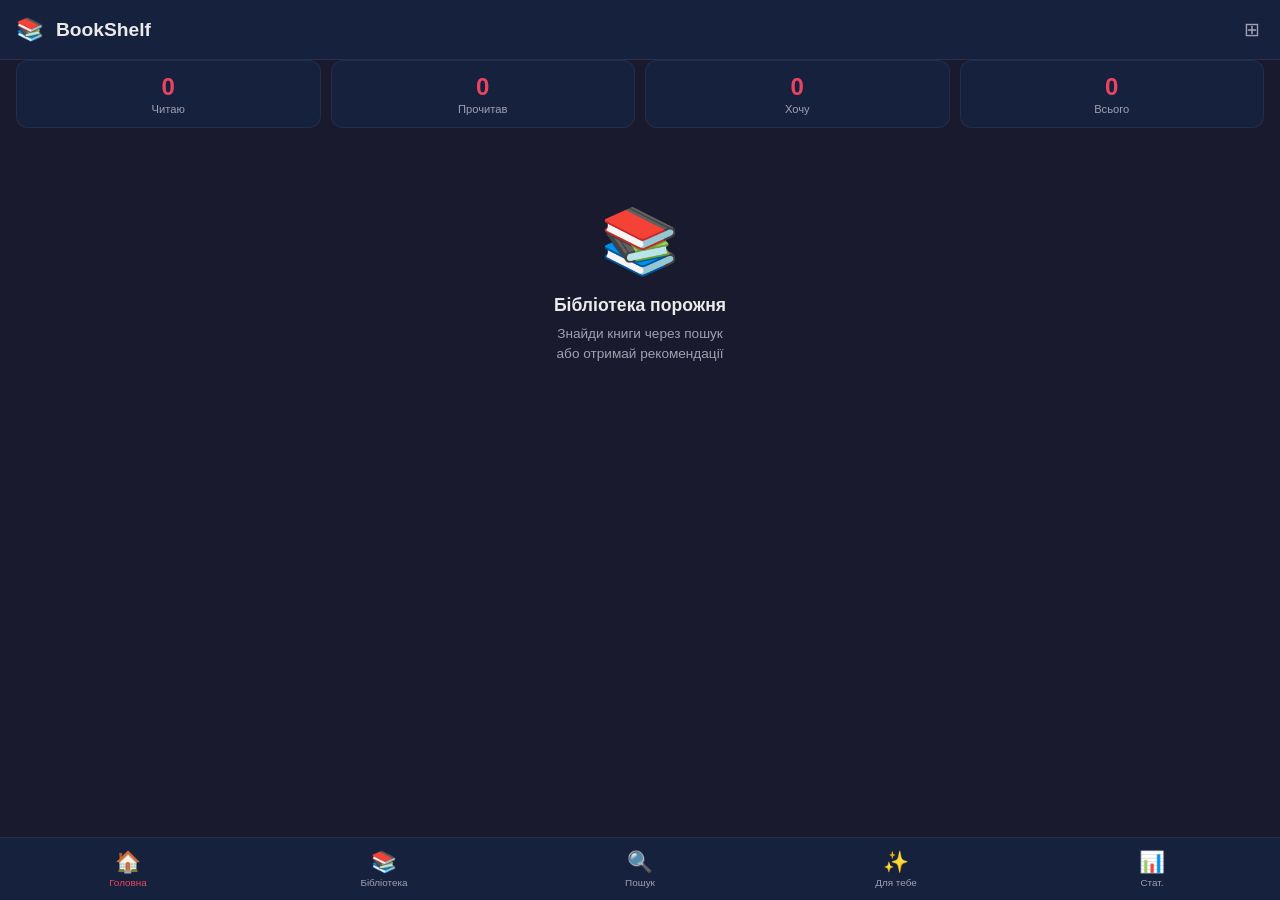
<file: index.html>
<!DOCTYPE html>
<html lang="uk">
<head>
<meta charset="UTF-8">
<meta name="viewport" content="width=device-width,initial-scale=1,viewport-fit=cover">
<meta name="apple-mobile-web-app-capable" content="yes">
<meta name="apple-mobile-web-app-status-bar-style" content="black-translucent">
<meta name="apple-mobile-web-app-title" content="BookShelf">
<meta name="theme-color" content="#1a1a2e">
<title>BookShelf</title>
<style>
:root{--bg:#1a1a2e;--surface:#16213e;--surface2:#0f3460;--accent:#e94560;--accent2:#f5a623;--text:#eaeaea;--text2:#a0a0b0;--radius:12px}
*{margin:0;padding:0;box-sizing:border-box;-webkit-tap-highlight-color:transparent}
body{font-family:-apple-system,BlinkMacSystemFont,'SF Pro Text',sans-serif;background:var(--bg);color:var(--text);min-height:100vh;padding-bottom:90px;overscroll-behavior:none}
.header{position:sticky;top:0;z-index:100;background:var(--surface);padding:14px 16px;display:flex;align-items:center;gap:12px;border-bottom:1px solid rgba(255,255,255,0.07);backdrop-filter:blur(10px);-webkit-backdrop-filter:blur(10px)}
.header h1{font-size:1.2rem;font-weight:700;flex:1}
.header .hbtn{background:none;border:none;color:var(--text2);font-size:1.2rem;cursor:pointer;padding:4px}
.search-bar{display:flex;align-items:center;gap:8px;background:rgba(255,255,255,0.07);border-radius:24px;padding:10px 16px;margin:12px 16px;border:1px solid rgba(255,255,255,0.1)}
.search-bar input{flex:1;background:none;border:none;outline:none;color:var(--text);font-size:0.95rem}
.search-bar input::placeholder{color:var(--text2)}
.search-bar button{background:none;border:none;cursor:pointer;font-size:1.1rem}
.tabs{display:flex;gap:8px;padding:0 16px 12px;overflow-x:auto;scrollbar-width:none}
.tabs::-webkit-scrollbar{display:none}
.tab-btn{flex-shrink:0;padding:8px 16px;border-radius:20px;border:none;background:var(--surface);color:var(--text2);font-size:0.85rem;cursor:pointer;transition:all 0.2s;white-space:nowrap}
.tab-btn.active{background:var(--accent);color:#fff;font-weight:600}
.section{padding:0 16px 16px}
.section-title{font-size:0.78rem;font-weight:600;text-transform:uppercase;letter-spacing:0.08em;color:var(--text2);margin-bottom:12px}
.stats-bar{display:grid;grid-template-columns:repeat(4,1fr);gap:10px;margin:0 16px 16px}
.stat-card{background:var(--surface);border-radius:var(--radius);padding:12px 8px;text-align:center;border:1px solid rgba(255,255,255,0.06)}
.stat-card .num{font-size:1.5rem;font-weight:700;color:var(--accent)}
.stat-card .lbl{font-size:0.7rem;color:var(--text2);margin-top:2px}
.books-grid{display:grid;grid-template-columns:repeat(2,1fr);gap:14px}
.book-card{background:var(--surface);border-radius:var(--radius);overflow:hidden;cursor:pointer;border:1px solid rgba(255,255,255,0.06);position:relative;transition:transform 0.15s}
.book-card:active{transform:scale(0.97)}
.cover-wrap{width:100%;aspect-ratio:2/3;background:var(--surface2);display:flex;align-items:center;justify-content:center;font-size:3rem;overflow:hidden}
.cover-wrap img{width:100%;height:100%;object-fit:cover}
.book-card .info{padding:10px}
.book-card .title{font-size:0.85rem;font-weight:600;display:-webkit-box;-webkit-line-clamp:2;-webkit-box-orient:vertical;overflow:hidden;line-height:1.3}
.book-card .author{font-size:0.75rem;color:var(--text2);margin-top:4px;white-space:nowrap;overflow:hidden;text-overflow:ellipsis}
.status-badge{position:absolute;top:8px;right:8px;padding:3px 8px;border-radius:12px;font-size:0.65rem;font-weight:600}
.badge-reading{background:#f5a623;color:#000}
.badge-read{background:#27ae60;color:#fff}
.badge-want{background:#8e44ad;color:#fff}
.books-list{display:flex;flex-direction:column;gap:12px}
.book-list-item{background:var(--surface);border-radius:var(--radius);padding:12px;display:flex;gap:12px;cursor:pointer;border:1px solid rgba(255,255,255,0.06);transition:transform 0.15s;align-items:flex-start}
.book-list-item:active{transform:scale(0.98)}
.mini-cover{width:52px;height:78px;border-radius:6px;background:var(--surface2);flex-shrink:0;display:flex;align-items:center;justify-content:center;font-size:1.8rem;overflow:hidden}
.mini-cover img{width:100%;height:100%;object-fit:cover}
.bk-meta{flex:1;min-width:0}
.bk-meta .title{font-size:0.9rem;font-weight:600;margin-bottom:4px;display:-webkit-box;-webkit-line-clamp:2;-webkit-box-orient:vertical;overflow:hidden}
.bk-meta .author{font-size:0.8rem;color:var(--text2)}
.bk-meta .extra{display:flex;gap:6px;margin-top:6px;flex-wrap:wrap}
.tag{font-size:0.68rem;padding:2px 8px;border-radius:10px;background:var(--surface2);color:var(--text2)}
.stars{color:var(--accent2);font-size:0.75rem;margin-top:4px}
.progress-bar{height:5px;background:rgba(255,255,255,0.1);border-radius:3px;margin:6px 0 2px;overflow:hidden}
.progress-fill{height:100%;background:linear-gradient(90deg,var(--accent),var(--accent2));border-radius:3px;transition:width 0.4s}
.bottom-nav{position:fixed;bottom:0;left:0;right:0;background:var(--surface);border-top:1px solid rgba(255,255,255,0.07);display:flex;padding:8px 0 calc(8px + env(safe-area-inset-bottom));z-index:100;backdrop-filter:blur(10px);-webkit-backdrop-filter:blur(10px)}
.nav-btn{flex:1;display:flex;flex-direction:column;align-items:center;gap:3px;border:none;background:none;cursor:pointer;padding:4px;color:var(--text2);font-size:0.62rem;transition:color 0.2s}
.nav-btn .ic{font-size:1.3rem}
.nav-btn.active{color:var(--accent)}
.modal-overlay{position:fixed;inset:0;background:rgba(0,0,0,0.8);z-index:200;display:flex;align-items:flex-end;opacity:0;pointer-events:none;transition:opacity 0.3s}
.modal-overlay.open{opacity:1;pointer-events:all}
.modal-sheet{width:100%;background:var(--surface);border-radius:24px 24px 0 0;max-height:90vh;overflow-y:auto;transform:translateY(100%);transition:transform 0.3s cubic-bezier(0.32,0.72,0,1);padding-bottom:calc(16px + env(safe-area-inset-bottom))}
.modal-overlay.open .modal-sheet{transform:translateY(0)}
.modal-handle{width:36px;height:4px;background:rgba(255,255,255,0.2);border-radius:2px;margin:12px auto 16px}
.mc{padding:0 20px 24px}
.m-cover{width:110px;height:165px;border-radius:10px;background:var(--surface2);margin:0 auto 14px;display:flex;align-items:center;justify-content:center;font-size:4rem;overflow:hidden}
.m-cover img{width:100%;height:100%;object-fit:cover}
.m-title{font-size:1.1rem;font-weight:700;text-align:center;margin-bottom:6px}
.m-author{font-size:0.9rem;color:var(--text2);text-align:center;margin-bottom:14px}
.m-desc{font-size:0.84rem;color:var(--text2);line-height:1.6;margin-bottom:8px;display:-webkit-box;-webkit-line-clamp:4;-webkit-box-orient:vertical;overflow:hidden}
.m-desc.exp{-webkit-line-clamp:unset}
.info-row{display:flex;gap:10px;margin-bottom:14px;flex-wrap:wrap}
.info-chip{background:var(--surface2);padding:5px 12px;border-radius:20px;font-size:0.78rem;color:var(--text2)}
.status-btns{display:grid;grid-template-columns:repeat(3,1fr);gap:8px;margin-bottom:14px}
.sbtn{padding:12px 6px;border-radius:12px;border:2px solid transparent;background:var(--surface2);color:var(--text);font-size:0.78rem;cursor:pointer;text-align:center;transition:all 0.2s}
.sbtn .si{font-size:1.4rem;display:block;margin-bottom:4px}
.sbtn.aw{border-color:#8e44ad;background:rgba(142,68,173,0.2)}
.sbtn.ar{border-color:var(--accent2);background:rgba(245,166,35,0.2)}
.sbtn.ad{border-color:#27ae60;background:rgba(39,174,96,0.2)}
.btn-p{width:100%;padding:14px;background:var(--accent);color:#fff;border:none;border-radius:var(--radius);font-size:0.95rem;font-weight:600;cursor:pointer;margin-bottom:10px}
.btn-s{width:100%;padding:12px;background:var(--surface2);color:var(--text);border:none;border-radius:var(--radius);font-size:0.9rem;cursor:pointer;margin-bottom:8px}
.rating-input{display:flex;gap:8px;margin:8px 0 12px}
.rstar{font-size:1.6rem;cursor:pointer;opacity:0.35;transition:transform 0.1s,opacity 0.1s}
.rstar.on{opacity:1}
.rstar:active{transform:scale(1.3)}
.notes-area{width:100%;background:var(--surface2);border:1px solid rgba(255,255,255,0.1);border-radius:var(--radius);color:var(--text);font-size:0.9rem;padding:12px;resize:none;min-height:80px;margin-bottom:10px;font-family:inherit}
.spinner-wrap{display:flex;justify-content:center;padding:50px}
.spinner{width:36px;height:36px;border:3px solid rgba(255,255,255,0.1);border-top-color:var(--accent);border-radius:50%;animation:spin 0.7s linear infinite}
@keyframes spin{to{transform:rotate(360deg)}}
.empty{text-align:center;padding:60px 20px;color:var(--text2)}
.empty .emo{font-size:4rem;margin-bottom:16px}
.empty h3{font-size:1.1rem;margin-bottom:8px;color:var(--text)}
.empty p{font-size:0.85rem;line-height:1.5}
.toast{position:fixed;bottom:95px;left:50%;transform:translateX(-50%) translateY(16px);background:rgba(22,22,46,0.97);color:var(--text);padding:12px 20px;border-radius:24px;font-size:0.85rem;z-index:300;opacity:0;transition:all 0.3s;white-space:nowrap;border:1px solid rgba(255,255,255,0.12);backdrop-filter:blur(10px);pointer-events:none}
.toast.show{opacity:1;transform:translateX(-50%) translateY(0)}
.lang-toggle{display:flex;gap:6px;margin:0 16px 12px;flex-wrap:wrap}
.lbtn{padding:6px 14px;border-radius:20px;border:1px solid rgba(255,255,255,0.15);background:none;color:var(--text2);font-size:0.8rem;cursor:pointer}
.lbtn.active{background:var(--accent);border-color:var(--accent);color:#fff}
.page-input{width:80px;padding:8px 10px;border-radius:8px;border:1px solid rgba(255,255,255,0.2);background:var(--surface2);color:var(--text);font-size:0.9rem;text-align:center}
a.link-btn{display:block;text-align:center;padding:12px;background:var(--surface2);color:var(--accent);border-radius:var(--radius);font-size:0.9rem;text-decoration:none;margin-bottom:8px}
</style>
</head>
<body>

<div id="main"></div>

<nav class="bottom-nav">
  <button class="nav-btn active" data-nav="home" onclick="navigate('home')">
    <span class="ic">🏠</span>Головна
  </button>
  <button class="nav-btn" data-nav="library" onclick="navigate('library')">
    <span class="ic">📚</span>Бібліотека
  </button>
  <button class="nav-btn" data-nav="search" onclick="navigate('search')">
    <span class="ic">🔍</span>Пошук
  </button>
  <button class="nav-btn" data-nav="recs" onclick="navigate('recs')">
    <span class="ic">✨</span>Для тебе
  </button>
  <button class="nav-btn" data-nav="stats" onclick="navigate('stats')">
    <span class="ic">📊</span>Стат.
  </button>
</nav>

<div class="modal-overlay" id="modalOverlay">
  <div class="modal-sheet">
    <div id="modalContent"></div>
  </div>
</div>
<div class="toast" id="toast"></div>

<script>
// ============ DB ============
const DB_NAME='bookshelf_db',DB_VER=2;let db;
function openDB(){
  return new Promise((res,rej)=>{
    const r=indexedDB.open(DB_NAME,DB_VER);
    r.onupgradeneeded=e=>{
      const d=e.target.result;
      if(!d.objectStoreNames.contains('books')){
        const s=d.createObjectStore('books',{keyPath:'id'});
        s.createIndex('status','status');s.createIndex('addedAt','addedAt');
      }
      if(!d.objectStoreNames.contains('settings'))
        d.createObjectStore('settings',{keyPath:'key'});
    };
    r.onsuccess=e=>{db=e.target.result;res(db)};
    r.onerror=()=>rej(r.error);
  });
}
function tx(store,mode='readonly'){return db.transaction(store,mode).objectStore(store)}
function dbGet(s,k){return new Promise((r,j)=>{const q=tx(s).get(k);q.onsuccess=()=>r(q.result);q.onerror=()=>j()})}
function dbPut(s,v){return new Promise((r,j)=>{const q=tx(s,'readwrite').put(v);q.onsuccess=()=>r(q.result);q.onerror=()=>j()})}
function dbDel(s,k){return new Promise((r,j)=>{const q=tx(s,'readwrite').delete(k);q.onsuccess=()=>r();q.onerror=()=>j()})}
function dbAll(s,idx,val){
  return new Promise((r,j)=>{
    const st=tx(s);
    const q=idx?st.index(idx).getAll(val):st.getAll();
    q.onsuccess=()=>r(q.result);q.onerror=()=>j();
  });
}
const getAllBooks=()=>dbAll('books');
const getByStatus=s=>dbAll('books','status',s);
const saveBook=b=>dbPut('books',b);
const deleteBook=id=>dbDel('books',id);
const getBook=id=>dbGet('books',id);

// ============ API ============
const BLACKLIST_CAT=['poetry','поезія','вірші','poems','soviet','ussr','propaganda','communist','socialist realism','соцреалізм'];
const BLACKLIST_TITLE=['ленін','сталін','маркс','ленин','сталин','кпрс','кпсс','советский','октябрьская'];

async function searchGoogle(q,lang=''){
  try{
    const l=lang?`&langRestrict=${lang}`:'';
    const r=await fetch(`https://www.googleapis.com/books/v1/volumes?q=${encodeURIComponent(q)}&maxResults=20&printType=books${l}`);
    const d=await r.json();
    if(!d.items)return[];
    return d.items.map(i=>({
      id:'gb_'+i.id,src:'google',
      title:i.volumeInfo.title||'Без назви',
      authors:i.volumeInfo.authors||['Невідомий автор'],
      desc:i.volumeInfo.description||'',
      cover:i.volumeInfo.imageLinks?.thumbnail?.replace('http:','https:')||null,
      year:i.volumeInfo.publishedDate?.substring(0,4)||'',
      pages:i.volumeInfo.pageCount||0,
      cats:i.volumeInfo.categories||[],
      lang:i.volumeInfo.language||'',
      link:i.volumeInfo.previewLink||'',
      rating:i.volumeInfo.averageRating||0,
      rcount:i.volumeInfo.ratingsCount||0
    }));
  }catch(e){return[]}
}

async function searchOL(q){
  try{
    const r=await fetch(`https://openlibrary.org/search.json?q=${encodeURIComponent(q)}&limit=15&fields=key,title,author_name,cover_i,first_publish_year,subject,language,number_of_pages_median`);
    const d=await r.json();
    if(!d.docs)return[];
    return d.docs.map(doc=>({
      id:'ol_'+(doc.key?.replace('/works/','')||Math.random()),src:'ol',
      title:doc.title||'Без назви',
      authors:doc.author_name||['Невідомий автор'],
      desc:'',
      cover:doc.cover_i?`https://covers.openlibrary.org/b/id/${doc.cover_i}-M.jpg`:null,
      year:doc.first_publish_year?.toString()||'',
      pages:doc.number_of_pages_median||0,
      cats:doc.subject?.slice(0,5)||[],
      lang:doc.language?.[0]||'',
      link:`https://openlibrary.org${doc.key}`,
      rating:0,rcount:0
    }));
  }catch(e){return[]}
}

function filterBooks(books){
  return books.filter(b=>{
    const t=b.title.toLowerCase();
    const c=b.cats.join(' ').toLowerCase();
    return !BLACKLIST_CAT.some(k=>c.includes(k))&&!BLACKLIST_TITLE.some(k=>t.includes(k));
  });
}

async function searchBooks(q,lang){
  const[g,o]=await Promise.all([searchGoogle(q,lang),searchOL(q)]);
  const seen=new Set();
  const combined=[...g,...o].filter(b=>{
    const k=b.title.toLowerCase()+'_'+(b.authors[0]||'').toLowerCase();
    if(seen.has(k))return false;seen.add(k);return true;
  });
  return filterBooks(combined);
}

// ============ STATE ============
let tab='home',viewMode='list',curLang='',statusFilter='all';
let searchBooks_cache=[],selBook=null,selRating=0,descExp=false;
let searchTO=null;

// ============ INIT ============
document.addEventListener('DOMContentLoaded',async()=>{
  await openDB();
  // Register SW inline via blob
  if('serviceWorker' in navigator){
    const swCode=`
const C='bs-v2',A=['/'];
self.addEventListener('install',e=>{e.waitUntil(caches.open(C).then(c=>c.add('/')));self.skipWaiting()});
self.addEventListener('activate',e=>{e.waitUntil(caches.keys().then(ks=>Promise.all(ks.filter(k=>k!==C).map(k=>caches.delete(k)))));self.clients.claim()});
self.addEventListener('fetch',e=>{
  if(e.request.url.includes('googleapis')||e.request.url.includes('openlibrary')){
    e.respondWith(fetch(e.request).catch(()=>new Response('{"items":[],"docs":[]}',{headers:{'Content-Type':'application/json'}})));return;
  }
  e.respondWith(caches.match(e.request).then(r=>r||fetch(e.request).then(nr=>{const c=nr.clone();caches.open('${window.location?.origin||''}').then(ca=>ca.put(e.request,c));return nr;})));
});`;
    const blob=new Blob([swCode],{type:'application/javascript'});
    navigator.serviceWorker.register(URL.createObjectURL(blob)).catch(()=>{});
  }
  renderPage();
});

// ============ NAVIGATION ============
function navigate(t){
  tab=t;
  document.querySelectorAll('.nav-btn').forEach(b=>b.classList.remove('active'));
  const el=document.querySelector(`[data-nav="${t}"]`);
  if(el)el.classList.add('active');
  renderPage();
}

async function renderPage(){
  switch(tab){
    case'home':await renderHome();break;
    case'library':await renderLibrary();break;
    case'search':renderSearch();break;
    case'recs':await renderRecs();break;
    case'stats':await renderStats();break;
  }
}

// ============ HOME ============
async function renderHome(){
  const main=document.getElementById('main');
  const[reading,read,want]=await Promise.all([getByStatus('reading'),getByStatus('read'),getByStatus('want')]);
  const total=reading.length+read.length+want.length;

  main.innerHTML=`
  <div class="header">
    <span style="font-size:1.4rem">📚</span>
    <h1>BookShelf</h1>
    <button class="hbtn" onclick="toggleView()">${viewMode==='grid'?'☰':'⊞'}</button>
  </div>
  <div class="stats-bar">
    <div class="stat-card"><div class="num">${reading.length}</div><div class="lbl">Читаю</div></div>
    <div class="stat-card"><div class="num">${read.length}</div><div class="lbl">Прочитав</div></div>
    <div class="stat-card"><div class="num">${want.length}</div><div class="lbl">Хочу</div></div>
    <div class="stat-card"><div class="num">${total}</div><div class="lbl">Всього</div></div>
  </div>
  ${reading.length?`<div class="section"><div class="section-title">📖 Зараз читаю</div><div class="books-list">${reading.map(renderListItem).join('')}</div></div>`:''}
  ${want.length?`<div class="section"><div class="section-title">🔖 Хочу прочитати</div><div class="books-${viewMode}">${want.slice(0,6).map(viewMode==='grid'?renderCard:renderListItem).join('')}</div></div>`:''}
  ${!total?`<div class="empty"><div class="emo">📚</div><h3>Бібліотека порожня</h3><p>Знайди книги через пошук<br>або отримай рекомендації</p></div>`:''}`;
}

// ============ LIBRARY ============
async function renderLibrary(){
  const main=document.getElementById('main');
  const books=statusFilter==='all'?await getAllBooks():await getByStatus(statusFilter);
  main.innerHTML=`
  <div class="header"><span style="font-size:1.4rem">📚</span><h1>Бібліотека</h1><button class="hbtn" onclick="toggleView()">${viewMode==='grid'?'☰':'⊞'}</button></div>
  <div class="tabs">
    ${[['all','Всі'],['reading','📖 Читаю'],['want','🔖 Хочу'],['read','✅ Прочитав']].map(([v,l])=>`
    <button class="tab-btn ${statusFilter===v?'active':''}" onclick="setFilter('${v}')">${l}</button>`).join('')}
  </div>
  ${!books.length
    ?`<div class="empty"><div class="emo">📖</div><h3>Тут поки порожньо</h3><p>Додай книги через пошук</p></div>`
    :`<div class="section"><div class="books-${viewMode}">${books.map(viewMode==='grid'?renderCard:renderListItem).join('')}</div></div>`
  }`;
}

async function setFilter(s){statusFilter=s;await renderLibrary()}

// ============ SEARCH ============
function renderSearch(){
  const main=document.getElementById('main');
  main.innerHTML=`
  <div class="header"><span style="font-size:1.4rem">🔍</span><h1>Пошук книг</h1></div>
  <div class="search-bar">
    <input id="sInput" type="search" placeholder="Назва, автор..." autocomplete="off" value="">
    <button onclick="doSearch()">🔍</button>
  </div>
  <div class="lang-toggle">
    ${[['','🌍 Всі мови'],['uk','🇺🇦 Укр'],['ru','RU'],['en','EN']].map(([v,l])=>`
    <button class="lbtn ${curLang===v?'active':''}" onclick="setLang('${v}')">${l}</button>`).join('')}
  </div>
  <div id="sResults"><div class="empty"><div class="emo">🔍</div><h3>Шукай книги</h3><p>Google Books + Open Library<br>Мільйони книг українською, російською, англійською</p></div></div>`;

  const inp=document.getElementById('sInput');
  inp.addEventListener('keydown',e=>{if(e.key==='Enter')doSearch()});
  inp.addEventListener('input',()=>{
    clearTimeout(searchTO);
    if(inp.value.length>2)searchTO=setTimeout(doSearch,700);
  });
  inp.focus();
}

function setLang(l){curLang=l;renderSearch()}

async function doSearch(){
  const inp=document.getElementById('sInput');
  if(!inp)return;
  const q=inp.value.trim();
  if(!q)return;
  const cont=document.getElementById('sResults');
  cont.innerHTML='<div class="spinner-wrap"><div class="spinner"></div></div>';
  let results=await searchBooks(q,curLang);
  if(curLang){
    results=results.filter(b=>{
      const l=b.lang;
      if(curLang==='uk')return l==='uk'||l==='ukr';
      if(curLang==='ru')return l==='ru'||l==='rus';
      if(curLang==='en')return l==='en'||l==='eng';
      return true;
    });
  }
  searchBooks_cache=results;
  if(!results.length){
    cont.innerHTML='<div class="empty"><div class="emo">😔</div><h3>Нічого не знайдено</h3><p>Спробуй іншу назву або автора</p></div>';
    return;
  }
  cont.innerHTML=`<div class="section"><div class="section-title">${results.length} результатів</div><div class="books-list">${results.map(b=>renderListItem(b,true)).join('')}</div></div>`;
}

// ============ RECOMMENDATIONS ============
async function renderRecs(){
  const main=document.getElementById('main');
  main.innerHTML=`<div class="header"><span style="font-size:1.4rem">✨</span><h1>Для тебе</h1></div><div class="spinner-wrap"><div class="spinner"></div></div>`;
  const all=await getAllBooks();
  const cats={};
  all.forEach(b=>b.cats?.forEach(c=>{cats[c.toLowerCase()]=(cats[c.toLowerCase()]||0)+1}));
  const top=Object.entries(cats).sort((a,b)=>b[1]-a[1]).slice(0,2).map(([c])=>c);
  const q=top.length?top[0]:'bestseller fiction thriller novel';
  const results=await searchBooks(q);
  const myIds=new Set(all.map(b=>b.id));
  const recs=results.filter(b=>!myIds.has(b.id)).slice(0,12);
  if(!recs.length){
    main.innerHTML+=`<div class="empty"><div class="emo">✨</div><h3>Немає рекомендацій</h3><p>Додай кілька книг, щоб отримати персональні підбірки</p></div>`;
    return;
  }
  main.innerHTML=`<div class="header"><span style="font-size:1.4rem">✨</span><h1>Для тебе</h1></div><div class="section"><div class="section-title">На основі твоїх смаків</div><div class="books-grid">${recs.map(renderCard).join('')}</div></div>`;
}

// ============ STATS ============
async function renderStats(){
  const main=document.getElementById('main');
  const all=await getAllBooks();
  const read=all.filter(b=>b.status==='read');
  const reading=all.filter(b=>b.status==='reading');
  const want=all.filter(b=>b.status==='want');
  const pages=read.reduce((s,b)=>s+(b.pages||0),0);
  const rated=read.filter(b=>b.userRating);
  const avg=rated.length?(rated.reduce((s,b)=>s+(b.userRating||0),0)/rated.length).toFixed(1):'—';
  const cats={};
  all.forEach(b=>b.cats?.forEach(c=>{cats[c]=(cats[c]||0)+1}));
  const topCats=Object.entries(cats).sort((a,b)=>b[1]-a[1]).slice(0,5);
  const best=read.filter(b=>b.userRating>=4).sort((a,b)=>(b.userRating||0)-(a.userRating||0)).slice(0,5);

  main.innerHTML=`
  <div class="header"><span style="font-size:1.4rem">📊</span><h1>Статистика</h1></div>
  <div class="stats-bar">
    <div class="stat-card"><div class="num">${read.length}</div><div class="lbl">Прочитано</div></div>
    <div class="stat-card"><div class="num">${reading.length}</div><div class="lbl">Читаю</div></div>
    <div class="stat-card"><div class="num">${pages.toLocaleString()}</div><div class="lbl">Сторінок</div></div>
    <div class="stat-card"><div class="num">${avg}</div><div class="lbl">Ср.оцінка</div></div>
  </div>
  ${topCats.length?`<div class="section"><div class="section-title">Топ жанрів</div>${topCats.map(([c,n])=>`
    <div style="margin-bottom:10px">
      <div style="display:flex;justify-content:space-between;font-size:0.82rem;margin-bottom:3px"><span>${c}</span><span style="color:var(--text2)">${n}</span></div>
      <div class="progress-bar"><div class="progress-fill" style="width:${Math.round(n/all.length*100)}%"></div></div>
    </div>`).join('')}</div>`:''}
  ${best.length?`<div class="section"><div class="section-title">⭐ Найкращі</div><div class="books-list">${best.map(renderListItem).join('')}</div></div>`:''}
  ${!all.length?`<div class="empty"><div class="emo">📊</div><h3>Статистика порожня</h3><p>Додай книги щоб побачити аналітику</p></div>`:''}`;
}

// ============ RENDER HELPERS ============
function renderCard(b){
  const badge=b.status?`<span class="status-badge badge-${b.status}">${b.status==='reading'?'📖':b.status==='read'?'✅':'🔖'}</span>`:'';
  return `<div class="book-card" onclick="openBook('${esc(b.id)}')">${badge}
    <div class="cover-wrap">${b.cover?`<img src="${b.cover}" loading="lazy" alt="">`:'📚'}</div>
    <div class="info">
      <div class="title">${esc(b.title)}</div>
      <div class="author">${esc(b.authors?.[0]||'')}</div>
      ${b.userRating?`<div class="stars">${'★'.repeat(b.userRating)}${'☆'.repeat(5-b.userRating)}</div>`:''}
    </div></div>`;
}

function renderListItem(b,showSrc=false){
  const pct=b.status==='reading'&&b.curPage&&b.pages?Math.round(b.curPage/b.pages*100):0;
  return `<div class="book-list-item" onclick="openBook('${esc(b.id)}')">
    <div class="mini-cover">${b.cover?`<img src="${b.cover}" loading="lazy" alt="">`:'📚'}</div>
    <div class="bk-meta">
      <div class="title">${esc(b.title)}</div>
      <div class="author">${esc(b.authors?.[0]||'Невідомий автор')}</div>
      <div class="extra">
        ${b.status?`<span class="tag ${b.status==='reading'?'badge-reading':b.status==='read'?'badge-read':'badge-want'}">${b.status==='reading'?'📖 Читаю':b.status==='read'?'✅ Прочитав':'🔖 Хочу'}</span>`:''}
        ${b.year?`<span class="tag">${b.year}</span>`:''}
        ${b.pages?`<span class="tag">${b.pages} стор.</span>`:''}
        ${showSrc?`<span class="tag">${b.src==='google'?'🔵 Google':'📗 OL'}</span>`:''}
      </div>
      ${pct?`<div class="progress-bar"><div class="progress-fill" style="width:${pct}%"></div></div><div style="font-size:0.7rem;color:var(--text2)">${pct}%</div>`:''}
      ${b.userRating?`<div class="stars">${'★'.repeat(b.userRating)}${'☆'.repeat(5-b.userRating)}</div>`:''}
    </div></div>`;
}

// ============ MODAL ============
async function openBook(id){
  let b=await getBook(id)||searchBooks_cache.find(x=>x.id===id);
  if(!b)return;
  selBook=b;selRating=b.userRating||0;descExp=false;
  const saved=!!(await getBook(id));
  const overlay=document.getElementById('modalOverlay');
  document.getElementById('modalContent').innerHTML=`
  <div class="modal-handle"></div>
  <div class="mc">
    <div class="m-cover">${b.cover?`<img src="${b.cover}" alt="">`:'📚'}</div>
    <div class="m-title">${esc(b.title)}</div>
    <div class="m-author">${esc(b.authors?.join(', ')||'')}</div>
    ${b.desc?`<div class="m-desc" id="mDesc">${esc(b.desc)}</div>
    <button onclick="toggleDesc()" style="background:none;border:none;color:var(--accent);font-size:0.82rem;cursor:pointer;margin-bottom:12px;padding:0">Читати більше ▾</button>`:''}
    <div class="info-row">
      ${b.year?`<span class="info-chip">📅 ${b.year}</span>`:''}
      ${b.pages?`<span class="info-chip">📄 ${b.pages} стор.</span>`:''}
      ${b.lang?`<span class="info-chip">🌐 ${langN(b.lang)}</span>`:''}
      ${b.rating?`<span class="info-chip">⭐ ${b.rating} (${b.rcount})</span>`:''}
    </div>
    <div class="section-title" style="margin-bottom:8px">Статус</div>
    <div class="status-btns">
      <button class="sbtn ${b.status==='want'?'aw':''}" onclick="setStatus('want')"><span class="si">🔖</span>Хочу</button>
      <button class="sbtn ${b.status==='reading'?'ar':''}" onclick="setStatus('reading')"><span class="si">📖</span>Читаю</button>
      <button class="sbtn ${b.status==='read'?'ad':''}" onclick="setStatus('read')"><span class="si">✅</span>Прочитав</button>
    </div>
    ${b.status==='reading'?`
    <div class="section-title" style="margin-bottom:8px">Прогрес читання</div>
    <div style="display:flex;gap:10px;align-items:center;margin-bottom:14px;flex-wrap:wrap">
      <input class="page-input" type="number" id="pageInp" value="${b.curPage||0}" min="0" max="${b.pages||9999}" onchange="updateProgress(this.value)">
      <span style="color:var(--text2);font-size:0.85rem">з ${b.pages||'?'} стор.</span>
      ${b.pages?`<div style="flex:1;min-width:80px"><div class="progress-bar"><div class="progress-fill" id="mpf" style="width:${b.curPage?Math.round(b.curPage/b.pages*100):0}%"></div></div></div>`:''}
    </div>`:''}
    ${b.status==='read'?`
    <div class="section-title" style="margin-bottom:8px">Моя оцінка</div>
    <div class="rating-input" id="ratingRow">
      ${[1,2,3,4,5].map(i=>`<span class="rstar ${i<=selRating?'on':''}" onclick="setRating(${i})">★</span>`).join('')}
    </div>`:''}
    <div class="section-title" style="margin-bottom:8px">Нотатки</div>
    <textarea class="notes-area" id="notesArea" placeholder="Думки, цитати, враження...">${esc(b.notes||'')}</textarea>
    ${saved?`
      <button class="btn-p" onclick="saveData()">💾 Зберегти</button>
      ${b.link?`<a class="link-btn" href="${b.link}" target="_blank">🔗 Читати онлайн</a>`:''}
      <button class="btn-s" onclick="removeBook()" style="color:#e74c3c">🗑 Видалити</button>
    `:`
      <button class="btn-p" onclick="addBook('want')">🔖 Хочу прочитати</button>
      <button class="btn-s" onclick="addBook('reading')">📖 Зараз читаю</button>
      ${b.link?`<a class="link-btn" href="${b.link}" target="_blank">🔗 Читати онлайн</a>`:''}
    `}
  </div>`;
  overlay.classList.add('open');
}

function closeModal(){document.getElementById('modalOverlay').classList.remove('open');selBook=null}
function toggleDesc(){const el=document.getElementById('mDesc');if(el)el.classList.toggle('exp')}

async function setStatus(s){
  if(!selBook)return;
  selBook.status=s;
  document.querySelectorAll('.sbtn').forEach(b=>{b.className='sbtn'});
  const map={want:'sbtn aw',reading:'sbtn ar',read:'sbtn ad'};
  event.currentTarget.className=map[s];
  const ex=await getBook(selBook.id);
  if(ex){ex.status=s;await saveBook(ex);toast(`Статус: ${s==='reading'?'Читаю':s==='read'?'Прочитав':'Хочу читати'}`)}
  // refresh to show/hide progress
  await openBook(selBook.id);
}

async function addBook(status){
  if(!selBook)return;
  const b={...selBook,status,addedAt:Date.now()};
  await saveBook(b);toast('📚 Додано до бібліотеки!');
  await openBook(b.id);
}

async function saveData(){
  if(!selBook)return;
  const ex=await getBook(selBook.id);
  if(ex){
    ex.notes=document.getElementById('notesArea')?.value||'';
    ex.userRating=selRating;
    await saveBook(ex);toast('✅ Збережено!');
  }
}

async function removeBook(){
  if(!selBook)return;
  await deleteBook(selBook.id);closeModal();toast('🗑 Видалено');
  renderPage();
}

async function updateProgress(v){
  if(!selBook)return;
  const b=await getBook(selBook.id);
  if(!b)return;
  b.curPage=parseInt(v)||0;await saveBook(b);
  if(b.pages){const p=Math.round(b.curPage/b.pages*100);const f=document.getElementById('mpf');if(f)f.style.width=p+'%'}
}

function setRating(r){
  selRating=r;
  document.querySelectorAll('.rstar').forEach((s,i)=>s.classList.toggle('on',i<r));
}

// ============ UTILS ============
function toggleView(){viewMode=viewMode==='grid'?'list':'grid';renderPage()}
function esc(s){if(!s)return'';return String(s).replace(/&/g,'&amp;').replace(/</g,'&lt;').replace(/>/g,'&gt;').replace(/"/g,'&quot;')}
function langN(c){return{uk:'🇺🇦 Укр',ru:'RU',en:'🇬🇧 EN',de:'DE',fr:'FR',pl:'PL'}[c]||c}
function toast(msg){const t=document.getElementById('toast');t.textContent=msg;t.classList.add('show');setTimeout(()=>t.classList.remove('show'),2500)}

// Swipe down to close modal
(()=>{
  const ov=document.getElementById('modalOverlay');
  let sy=0;
  ov.addEventListener('touchstart',e=>{sy=e.touches[0].clientY},{passive:true});
  ov.addEventListener('touchend',e=>{if(e.changedTouches[0].clientY-sy>80)closeModal()},{passive:true});
  ov.addEventListener('click',e=>{if(e.target===ov)closeModal()});
})();
</script>
</body>
</html>
</file>
